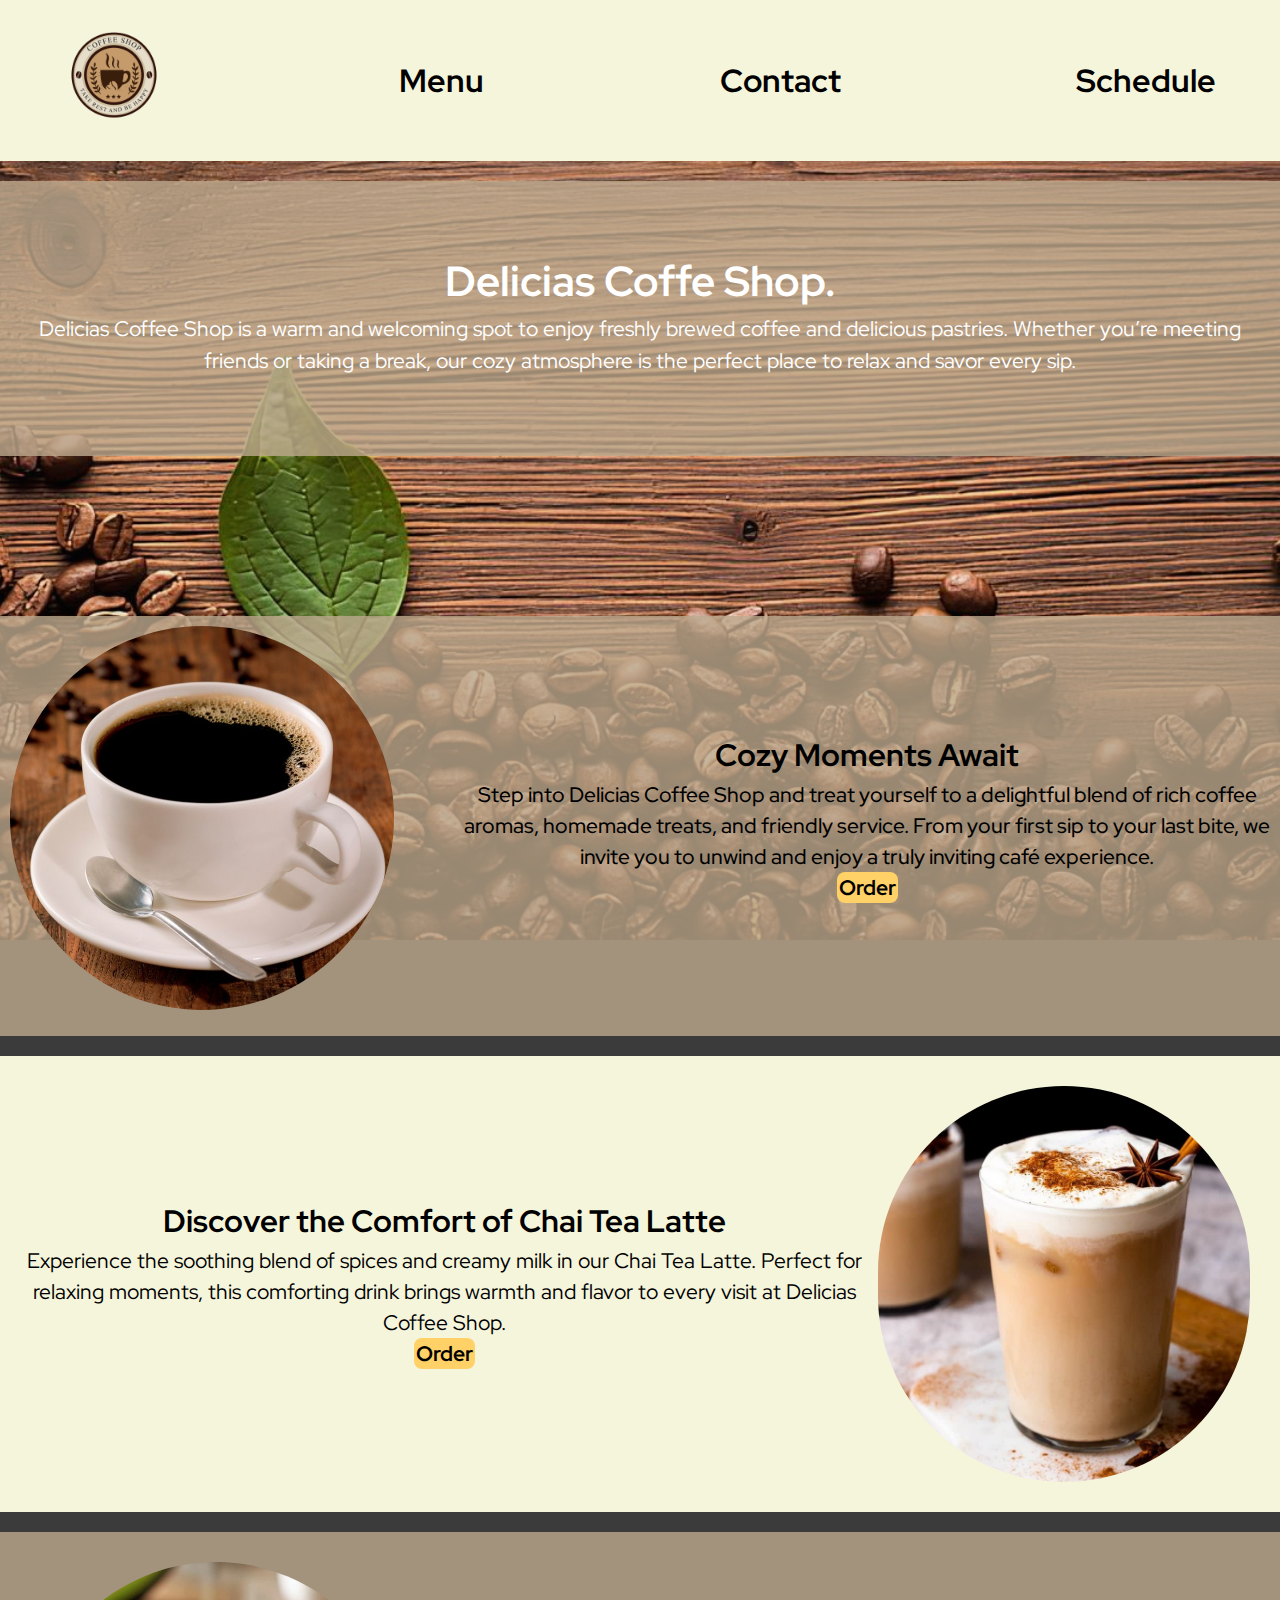
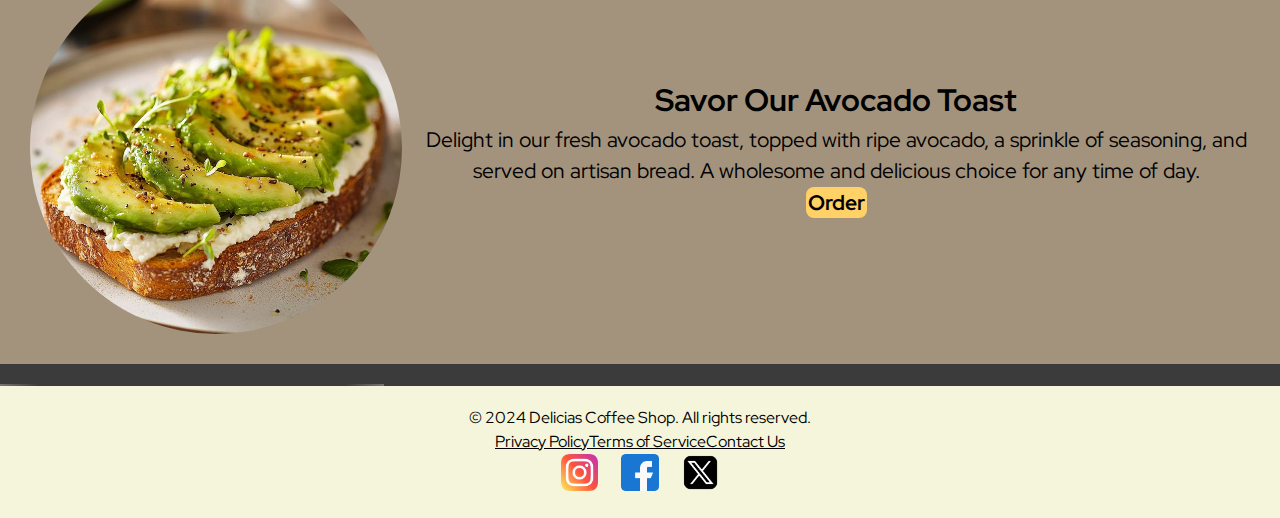
<file: index.html>
<!DOCTYPE html>
<html lang="en">
<head>
    <meta charset="UTF-8">
    <meta name="viewport" content="width=device-width, initial-scale=1.0">
    <link rel="stylesheet" href="CSS/main.css">
    <link rel="icon" href="CSS/logo.png" type="image/x-icon">
    <title>Delicias Coffe Shop</title>
    <link rel="preconnect" href="https://fonts.googleapis.com">
    <link rel="preconnect" href="https://fonts.gstatic.com" crossorigin>
    <link href="https://fonts.googleapis.com/css2?family=Cormorant+Garamond:ital,wght@1,300&family=Montserrat+Underline:ital,wght@0,100..900;1,100..900&family=Pixelify+Sans:wght@400..700&family=Playwrite+FR+Moderne+Guides&family=Red+Hat+Display:wght@300&display=swap" rel="stylesheet">
</head>
<body>

        <header>
        <nav class="navbar">
            <ul class="nav-list">
            <li class="nav-item logo-item">
                <a href="#"><img class="logo" src="CSS/logo.png" alt="logo"></a>
            </li>
            <li class="nav-item"><a href="menu.html">Menu</a></li>
            <li class="nav-item"><a href="contact.html">Contact</a></li>
            <li class="nav-item"><a href="schedule.html">Schedule</a></li>
            </ul>
         </nav>
        </header>

    <section>
        <div class="top-container">
            <h1>Delicias Coffe Shop.</h1>
            <p>Delicias Coffee Shop is a warm and welcoming spot to enjoy freshly brewed coffee and delicious pastries. Whether you’re meeting friends or taking a break, our cozy atmosphere is the perfect place to relax and savor every sip.</p>
        </div>
    </section>

    <section>
        <div class="middle-container">
            <img src="menu-images/coffes/Americano.jpg" alt="Americano">
            <div class="middle-content">
                <h2>Cozy Moments Await</h2>
                <p>Step into Delicias Coffee Shop and treat yourself to a delightful blend of rich coffee aromas, homemade treats, and friendly service. From your first sip to your last bite, we invite you to unwind and enjoy a truly inviting café experience.</p>
                <a href="" class="btn">Order</a>
            </div>
        </div>
    </section>


    <section>
        <div class="bottom-container">
            <div class="bottom-content">  
            <h2>Discover the Comfort of Chai Tea Latte</h2>
            <p>Experience the soothing blend of spices and creamy milk in our Chai Tea Latte. Perfect for relaxing moments, this comforting drink brings warmth and flavor to every visit at Delicias Coffee Shop.</p>
            <a href="" class="btn">Order</a>
            </div>
            <img src="menu-images/drinks/chai-tea-latte.jpg" alt="Chai Latte"> 
        </div>
    </section>

     <section>
        <div class="last-container">
            <img src="menu-images/pastries/avocado-toast.jpg" alt="Avocado Toast">
            <div class="last-content">
                <h2>Savor Our Avocado Toast</h2>
                <p>Delight in our fresh avocado toast, topped with ripe avocado, a sprinkle of seasoning, and served on artisan bread. A wholesome and delicious choice for any time of day.</p>
                <a href="" class="btn">Order</a>
            </div>
        </div>
    </section>

    <hr>
    <footer>
        <div class="footer-content">
            <p>&copy; 2024 Delicias Coffee Shop. All rights reserved.</p>
            <ul class="footer-links">
                <li><a href="privacy.html">Privacy Policy</a></li>
                <li><a href="terms.html">Terms of Service</a></li>
                <li><a href="contact.html">Contact Us</a></li>
            </ul>
            <div class="social-media">
                <a href="#" aria-label="Instagram"><img src="social-media-icons/instagram.png" alt="Instagram"></a>
                <a href="#" aria-label="Facebook"><img src="social-media-icons/facebook.png" alt="Facebook"></a>
                <a href="#" aria-label="Twitter"><img src="social-media-icons/twitter.png" alt="Twitter"></a>
            </div>
        </div>

    </footer>

</body>
</html>
</file>
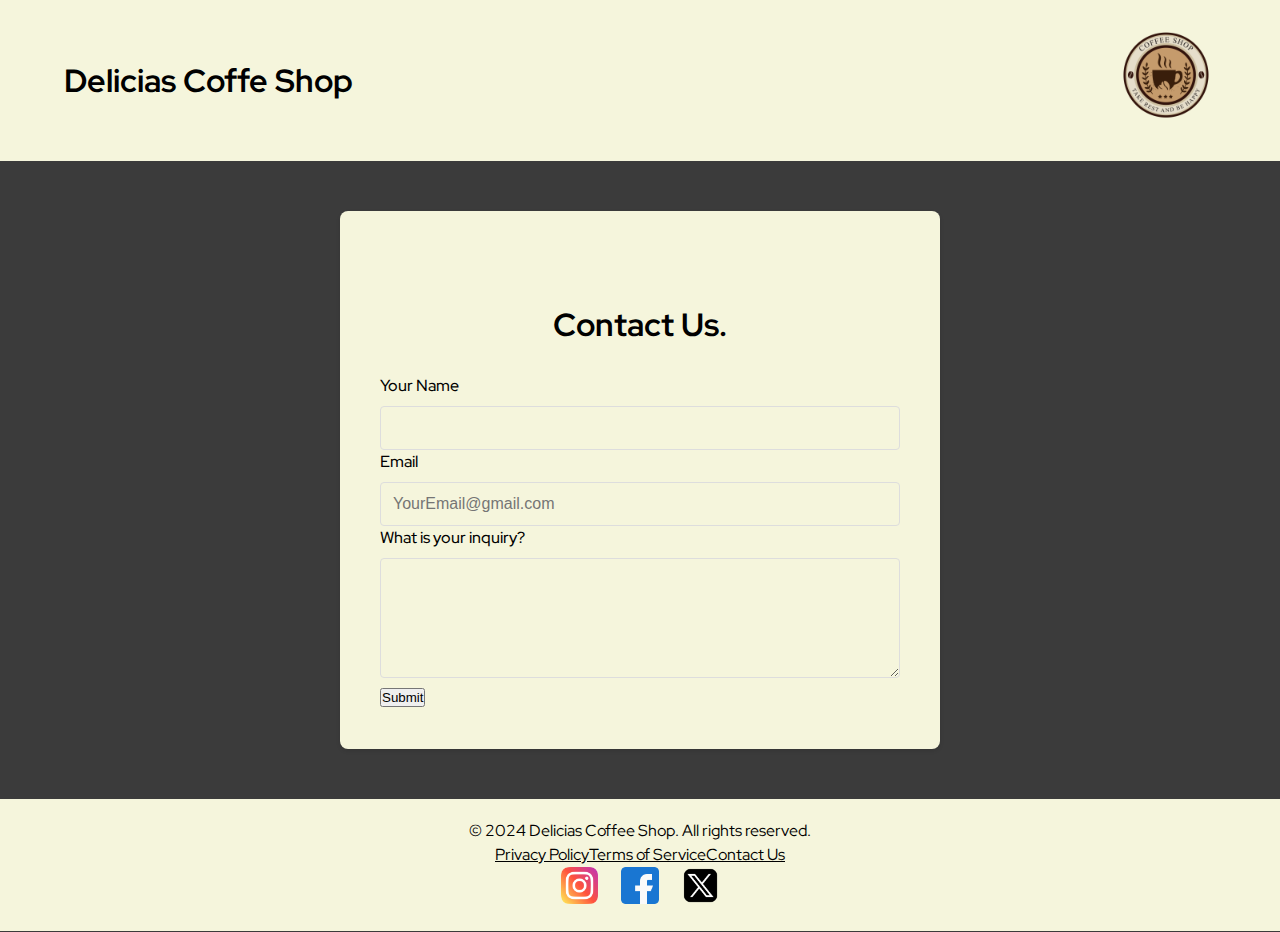
<file: contact.html>
<!DOCTYPE html>
<html lang="en">
<head>
    <meta charset="UTF-8">
    <meta name="viewport" content="width=device-width, initial-scale=1.0">
    <link rel="stylesheet" href="CSS/main.css">
    <link rel="icon" href="CSS/logo.png" type="image/x-icon">
    <title>Delicias Coffe Shop</title>
    <link rel="preconnect" href="https://fonts.googleapis.com">
    <link rel="preconnect" href="https://fonts.gstatic.com" crossorigin>
    <link href="https://fonts.googleapis.com/css2?family=Cormorant+Garamond:ital,wght@1,300&family=Montserrat+Underline:ital,wght@0,100..900;1,100..900&family=Pixelify+Sans:wght@400..700&family=Playwrite+FR+Moderne+Guides&family=Red+Hat+Display:wght@300&display=swap" rel="stylesheet">
</head>
<body>

   <header>
        <nav class="navbar">
            <ul class="nav-list">
                <li class="nav-item"><a href="index.html">Delicias Coffe Shop</a></li>
            <li class="nav-item logo-item">
                <a href="index.html"><img class="logo" src="CSS/logo.png" alt="logo"></a>
            </li>
            </ul>
         </nav>
        </header>
    <main class="contact-container">
        <h1>Contact Us. </h1>
        <form action="/http://httpbin.org/get" method="get">
            <fieldset>
                
                <label for="name">Your Name</label>
                <input type="text" id="name" name="name" required>
                
                <label for="email">Email</label>
                <input type="email" id="email" name="email" placeholder="YourEmail@gmail.com" required>
                
                <label for="order">What is your inquiry?</label>
                <textarea id="order" name="order" rows="5" required></textarea>
                
                <button type="submit">Submit</button>

            </fieldset>
        </form>
    </main>

    <footer>
        <div class="footer-content">
            <p>&copy; 2024 Delicias Coffee Shop. All rights reserved.</p>
            <ul class="footer-links">
                <li><a href="privacy.html">Privacy Policy</a></li>
                <li><a href="terms.html">Terms of Service</a></li>
                <li><a href="contact.html">Contact Us</a></li>
            </ul>
            <div class="social-media">
                <a href="#" aria-label="Instagram"><img src="social-media-icons/instagram.png" alt="Instagram"></a>
                <a href="#" aria-label="Facebook"><img src="social-media-icons/facebook.png" alt="Facebook"></a>
                <a href="#" aria-label="Twitter"><img src="social-media-icons/twitter.png" alt="Twitter"></a>
            </div>
        </div>

    </footer>        
</body>
</html>
</file>
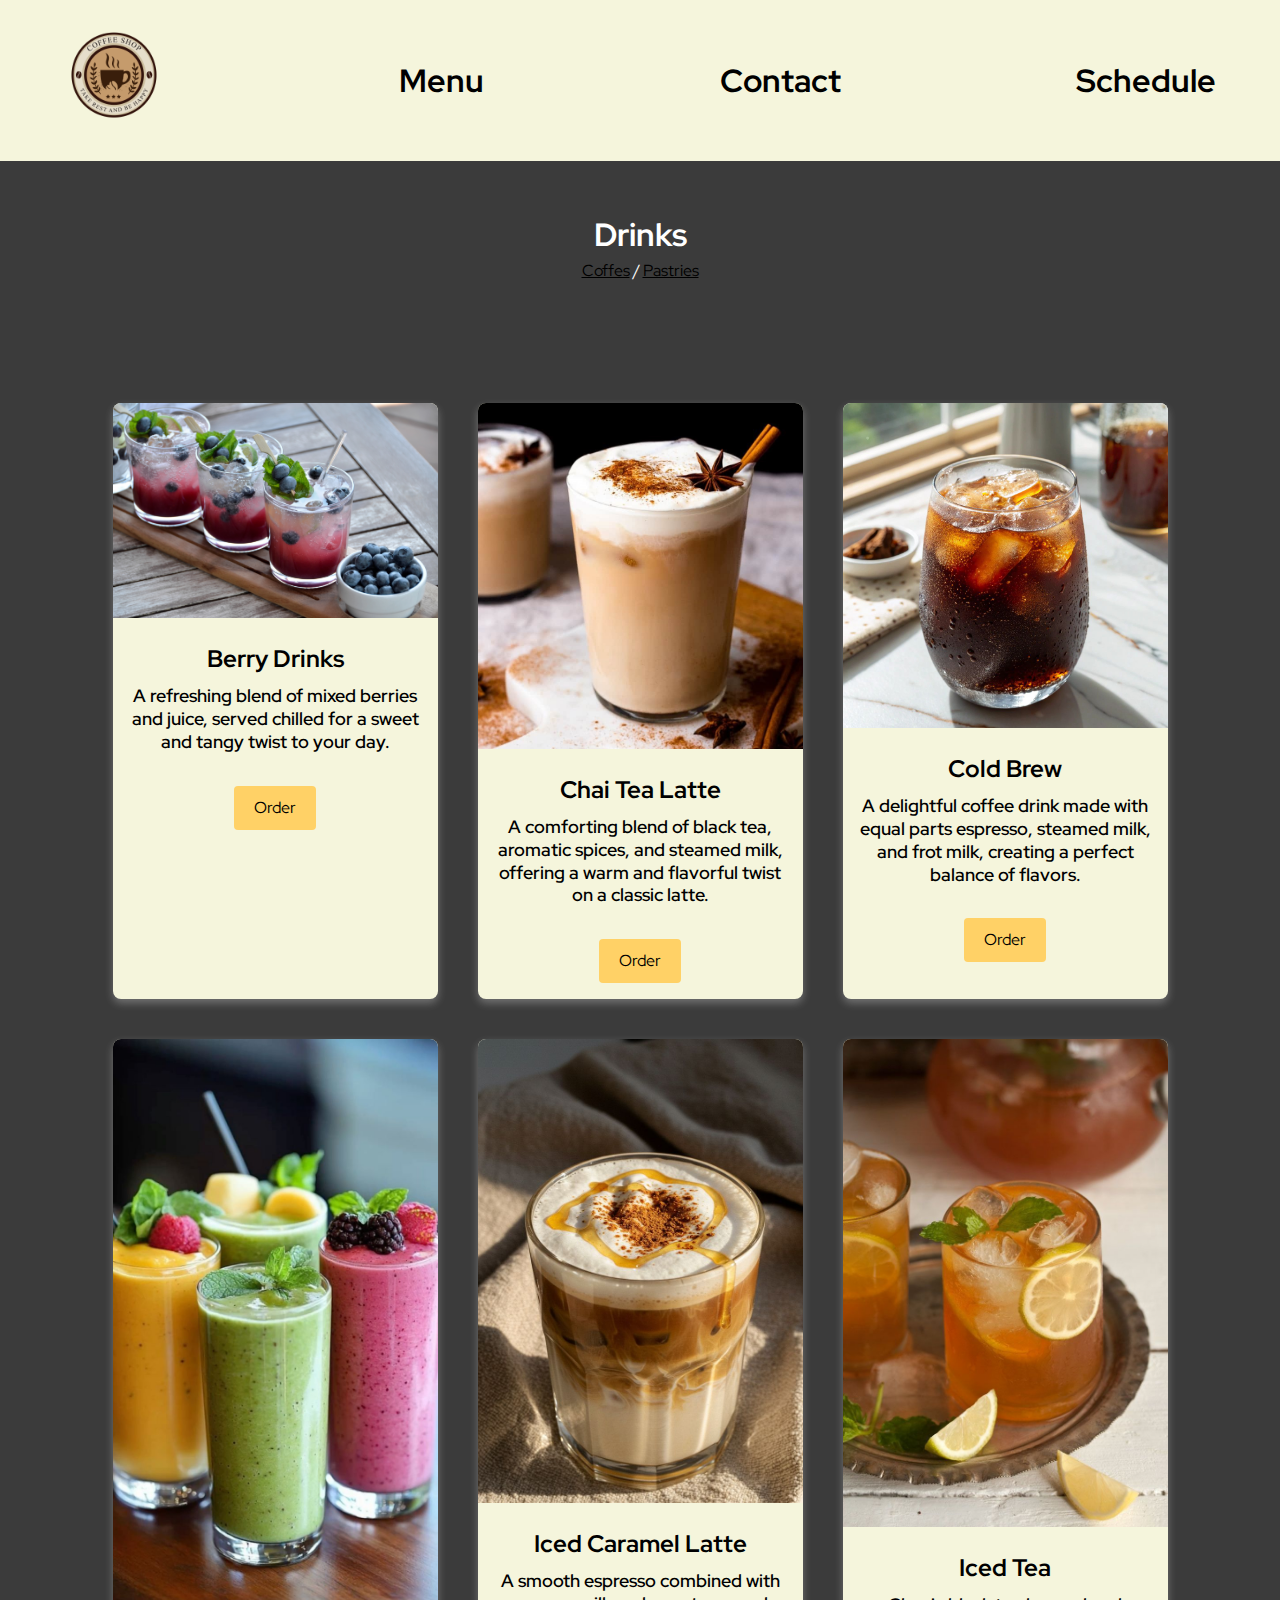
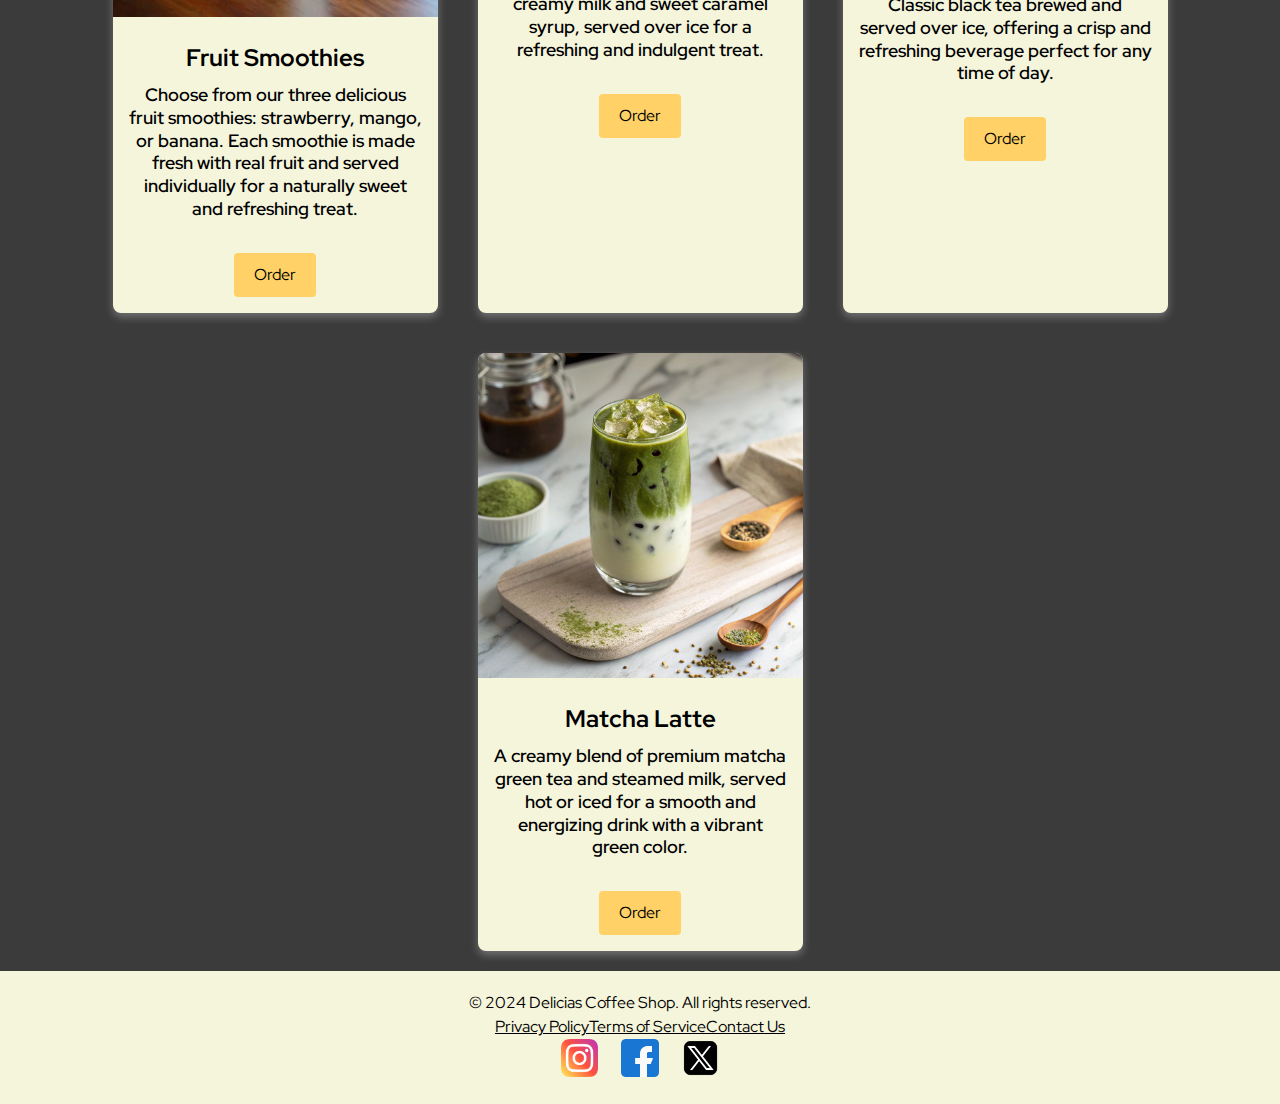
<file: drinks.html>
<!DOCTYPE html>
<html lang="en">
<head>
    <meta charset="UTF-8">
    <meta name="viewport" content="width=device-width, initial-scale=1.0">
    <link rel="stylesheet" href="CSS/main.css">
    <link rel="icon" href="CSS/logo.png" type="image/x-icon">
    <title>Delicias Coffe Shop</title>
    <link rel="preconnect" href="https://fonts.googleapis.com">
    <link rel="preconnect" href="https://fonts.gstatic.com" crossorigin>
    <link href="https://fonts.googleapis.com/css2?family=Cormorant+Garamond:ital,wght@1,300&family=Montserrat+Underline:ital,wght@0,100..900;1,100..900&family=Pixelify+Sans:wght@400..700&family=Playwrite+FR+Moderne+Guides&family=Red+Hat+Display:wght@300&display=swap" rel="stylesheet">
</head>
<body>
  
   <header>
        <nav class="navbar">
            <ul class="nav-list">
            <li class="nav-item logo-item">
                <a href="index.html"><img class="logo" src="CSS/logo.png" alt="logo"></a>
            </li>
            <li class="nav-item"><a href="menu.html">Menu</a></li>
            <li class="nav-item"><a href="contact.html">Contact</a></li>
            <li class="nav-item"><a href="schedule.html">Schedule</a></li>
            </ul>
         </nav>
        </header>

    <h1>Drinks</h1>
    <p> <a href="menu.html">Coffes</a> / <a href="pastries.html">Pastries</a> </p>

   
    <div class="coffes-container">
        <div class="coffes-card">
            <img src="menu-images/drinks/berry-drink.jpg" alt="Berry-Drinks">
            <div class="item-name">
                <h3>Berry Drinks</h3>
                <p>A refreshing blend of mixed berries and juice, served chilled for a sweet and tangy twist to your day.</p>
                <a href="" class="btn">Order</a>
            </div>
        </div>
    
    
        <div class="coffes-card">
            <img src="menu-images/drinks/chai-tea-latte.jpg" alt="Chai Tea Latte">
            <div class="item-name">
                <h3>Chai Tea Latte</h3>
                <p>A comforting blend of black tea, aromatic spices, and steamed milk, offering a warm and flavorful twist on a classic latte.</p>
                <a href="" class="btn">Order</a>
            </div>
        </div>

        <div class="coffes-card">
                <img src="menu-images/drinks/cold-brew.jpg" alt="Cold Brew">
            <div class="item-name"> 
                <h3>Cold Brew</h3>
                <p>A delightful coffee drink made with equal parts espresso, steamed milk, and frot milk, creating a perfect balance of flavors.</p>
                <a href="" class="btn">Order</a>
            </div>
        </div>

        <div class="coffes-card">
            <img src="menu-images/drinks/fruit-smoothie.jpg" alt="Fruit Smoothie">
            <div class="item-name">
                <h3>Fruit Smoothies</h3>
                <p>Choose from our three delicious fruit smoothies: strawberry, mango, or banana. Each smoothie is made fresh with real fruit and served individually for a naturally sweet and refreshing treat.</p>
                <a href="" class="btn">Order</a>
            </div>
        </div>
          <div class="coffes-card">
            <img src="menu-images/drinks/iced-caramel-latte.jpg" alt="Iced Caramel Latte">
            <div class="item-name">
                <h3>Iced Caramel Latte</h3>
                <p>A smooth espresso combined with creamy milk and sweet caramel syrup, served over ice for a refreshing and indulgent treat.</p>
                <a href="" class="btn">Order</a>
            </div>
        </div>

          <div class="coffes-card">
            <img src="menu-images/drinks/iced-tea.jpg" alt="Iced Tea">
            <div class="item-name">
                <h3>Iced Tea</h3>
                <p>Classic black tea brewed and served over ice, offering a crisp and refreshing beverage perfect for any time of day.</p>
                <a href="" class="btn">Order</a>
            </div>
        </div>

        <div class="coffes-card">
            <img src="menu-images/drinks/matcha latte.jpg" alt="Matcha Latte">
            <div class="item-name">
                <h3>Matcha Latte</h3>
                <p>A creamy blend of premium matcha green tea and steamed milk, served hot or iced for a smooth and energizing drink with a vibrant green color.</p>
                <a href="" class="btn">Order</a>
            </div>   
        </div>   

        <footer>
        <div class="footer-content">
            <p>&copy; 2024 Delicias Coffee Shop. All rights reserved.</p>
            <ul class="footer-links">
                <li><a href="privacy.html">Privacy Policy</a></li>
                <li><a href="terms.html">Terms of Service</a></li>
                <li><a href="contact.html">Contact Us</a></li>
            </ul>
            <div class="social-media">
                <a href="#" aria-label="Instagram"><img src="social-media-icons/instagram.png" alt="Instagram"></a>
                <a href="#" aria-label="Facebook"><img src="social-media-icons/facebook.png" alt="Facebook"></a>
                <a href="#" aria-label="Twitter"><img src="social-media-icons/twitter.png" alt="Twitter"></a>
            </div>
        </div>

    </footer>

</body>
</html>
</file>
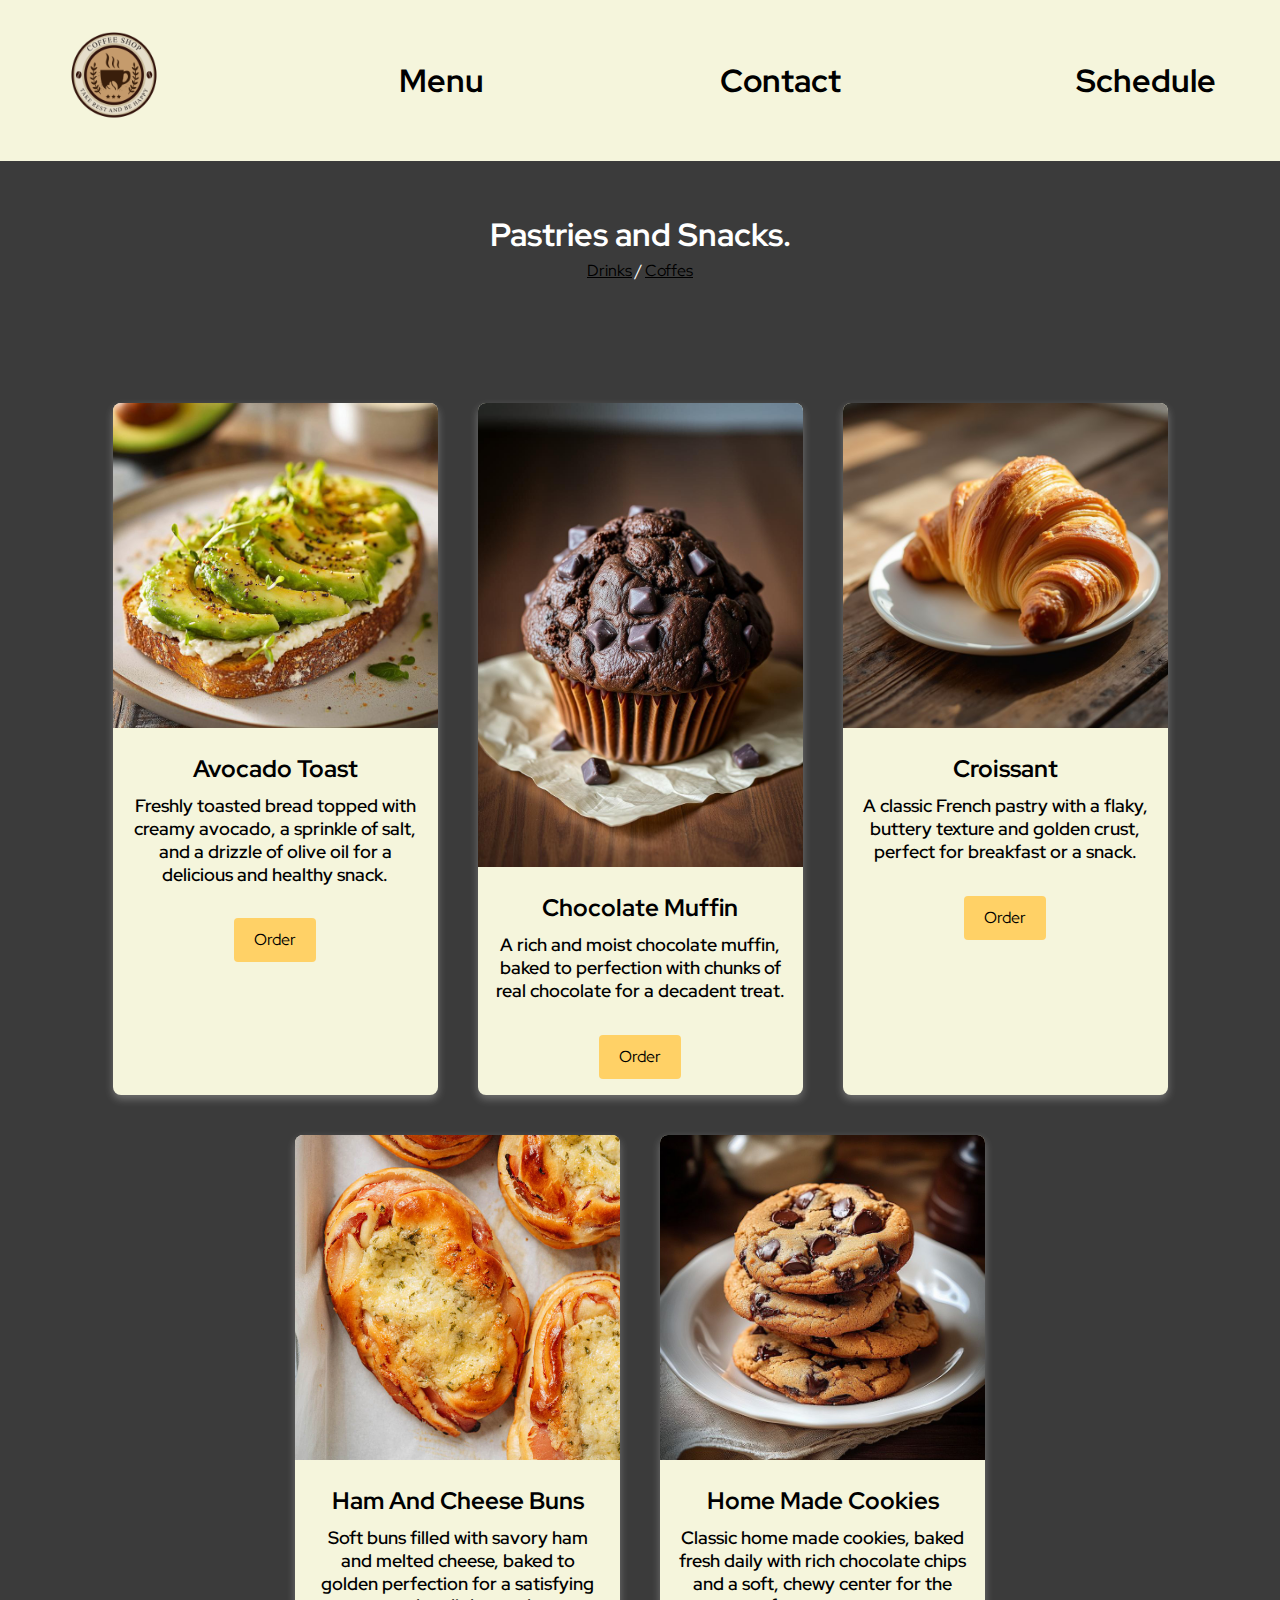
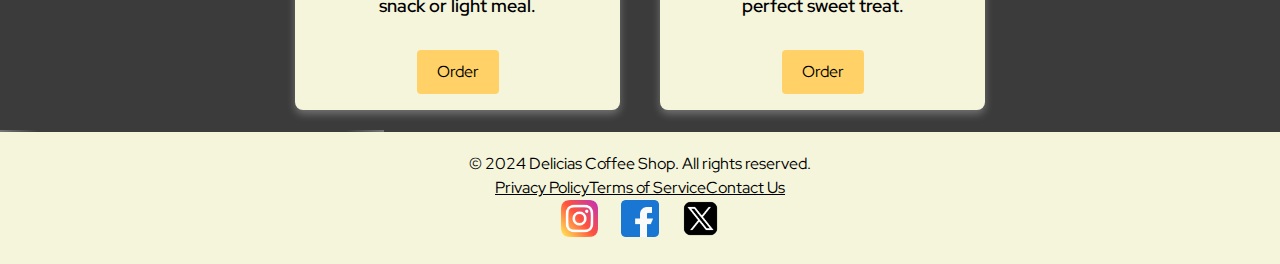
<file: pastries.html>
<!DOCTYPE html>
<html lang="en">
<head>
    <meta charset="UTF-8">
    <meta name="viewport" content="width=device-width, initial-scale=1.0">
    <link rel="stylesheet" href="CSS/main.css">
    <link rel="icon" href="CSS/logo.png" type="image/x-icon">
    <title>Delicias Coffe Shop</title>
    <link rel="preconnect" href="https://fonts.googleapis.com">
    <link rel="preconnect" href="https://fonts.gstatic.com" crossorigin>
    <link href="https://fonts.googleapis.com/css2?family=Cormorant+Garamond:ital,wght@1,300&family=Montserrat+Underline:ital,wght@0,100..900;1,100..900&family=Pixelify+Sans:wght@400..700&family=Playwrite+FR+Moderne+Guides&family=Red+Hat+Display:wght@300&display=swap" rel="stylesheet">
</head>
<body>
      <header>
        <nav class="navbar">
            <ul class="nav-list">
            <li class="nav-item logo-item">
                <a href="index.html"><img class="logo" src="CSS/logo.png" alt="logo"></a>
            </li>
            <li class="nav-item"><a href="menu.html">Menu</a></li>
            <li class="nav-item"><a href="contact.html">Contact</a></li>
            <li class="nav-item"><a href="schedule.html">Schedule</a></li>
            </ul>
         </nav>
        </header>
    </header>
    <h1>Pastries and Snacks.</h1>
    <p> <a class="menu-links" href="drinks.html">Drinks</a> / <a class="menu-links" href="menu.html">Coffes</a> </p>

     <div class="coffes-container">
        <div class="coffes-card">
            <img src="menu-images/pastries/avocado-toast.jpg" alt="Avocado Toast">
            <div class="item-name">
                <h3>Avocado Toast</h3>
                <p>Freshly toasted bread topped with creamy avocado, a sprinkle of salt, and a drizzle of olive oil for a delicious and healthy snack.</p>
                <a href="" class="btn">Order</a>
            </div>
        </div>

        <div class="coffes-card">
            <img src="menu-images/pastries/chocolate-muffin.jpg" alt="Chocolate Muffin">
            <div class="item-name">
                <h3>Chocolate Muffin</h3>
                <p>A rich and moist chocolate muffin, baked to perfection with chunks of real chocolate for a decadent treat.</p>
                <a href="" class="btn">Order</a>
            </div>
        </div>

        <div class="coffes-card">
                <img src="menu-images/pastries/croissant.jpg" alt="Croissant">

            <div class="item-name"> 
                <h3>Croissant</h3>
                <p>A classic French pastry with a flaky, buttery texture and golden crust, perfect for breakfast or a snack.</p>
                <a href="" class="btn">Order</a>
            </div>
        </div>

        <div class="coffes-card">
            <img src="menu-images/pastries/ham-and-cheese-buns.jpg" alt="Ham And Cheese Buns">
            <div class="item-name">
                <h3>Ham And Cheese Buns</h3>
                <p>Soft buns filled with savory ham and melted cheese, baked to golden perfection for a satisfying snack or light meal.</p>
                <a href="" class="btn">Order</a>
            </div>
        </div>
          <div class="coffes-card">
            <img src="menu-images/pastries/homemade-cookies.jpg" alt="Home Made Cookies">
            <div class="item-name">
                <h3>Home Made Cookies</h3>
                <p>Classic home made cookies, baked fresh daily with rich chocolate chips and a soft, chewy center for the perfect sweet treat.</p>
                <a href="" class="btn">Order</a>
            </div>
        </div>
    </div>    
    <hr>
    <footer>
        <div class="footer-content">
            <p>&copy; 2024 Delicias Coffee Shop. All rights reserved.</p>
            <ul class="footer-links">
                <li><a href="privacy.html">Privacy Policy</a></li>
                <li><a href="terms.html">Terms of Service</a></li>
                <li><a href="contact.html">Contact Us</a></li>
            </ul>
            <div class="social-media">
                <a href="#" aria-label="Instagram"><img src="social-media-icons/instagram.png" alt="Instagram"></a>
                <a href="#" aria-label="Facebook"><img src="social-media-icons/facebook.png" alt="Facebook"></a>
                <a href="#" aria-label="Twitter"><img src="social-media-icons/twitter.png" alt="Twitter"></a>
            </div>
        </div>

    </footer>

</body>

</html>
</file>
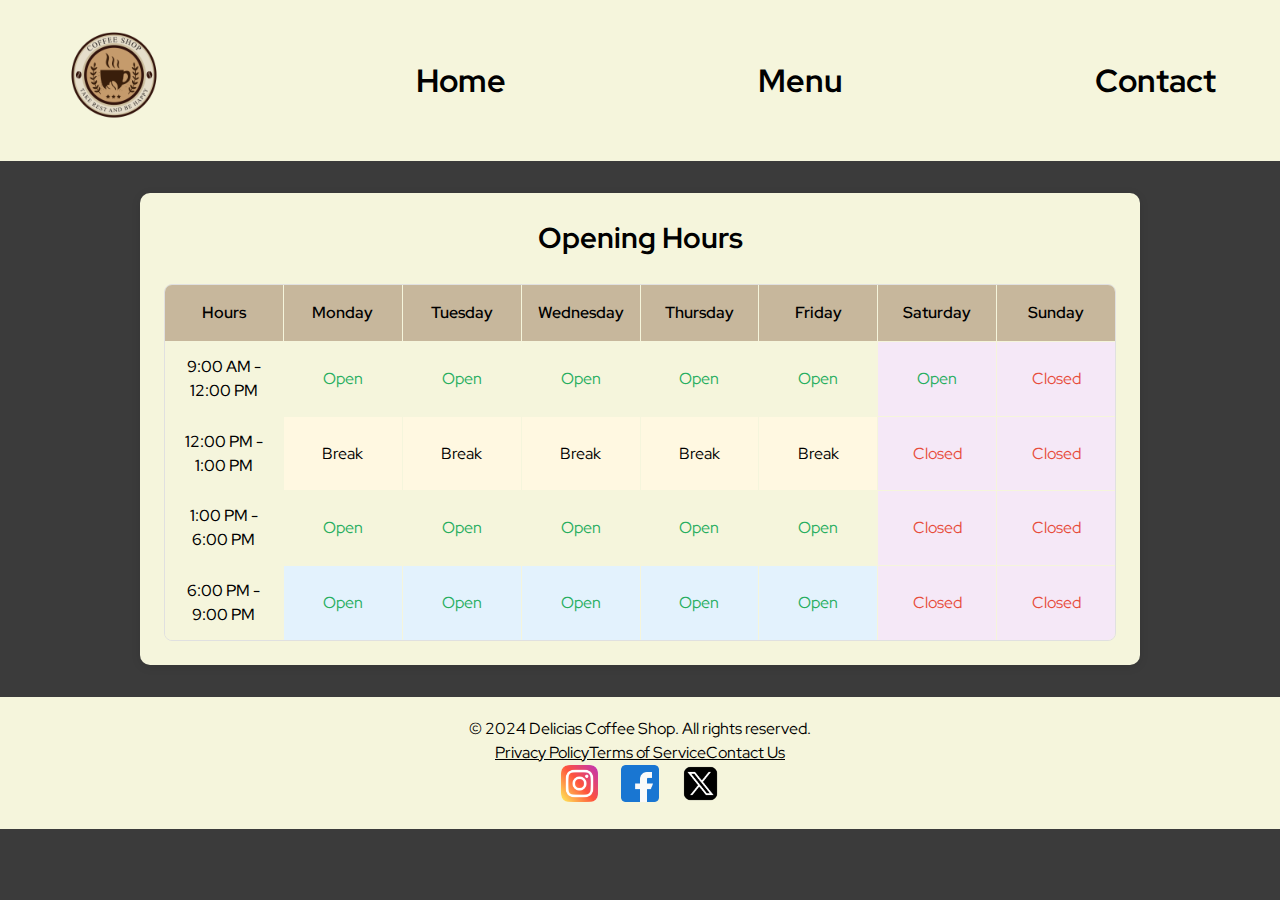
<file: schedule.html>
<!DOCTYPE html>
<html lang="en">
<head>
    <meta charset="UTF-8">
    <meta name="viewport" content="width=device-width, initial-scale=1.0">
    <link rel="stylesheet" href="CSS/main.css">
    <link rel="icon" href="CSS/logo.png" type="image/x-icon">
    <title>Delicias Coffe Shop</title>
    <link rel="preconnect" href="https://fonts.googleapis.com">
    <link rel="preconnect" href="https://fonts.gstatic.com" crossorigin>
    <link href="https://fonts.googleapis.com/css2?family=Cormorant+Garamond:ital,wght@1,300&family=Montserrat+Underline:ital,wght@0,100..900;1,100..900&family=Pixelify+Sans:wght@400..700&family=Playwrite+FR+Moderne+Guides&family=Red+Hat+Display:wght@300&display=swap" rel="stylesheet">
</head>
<body>
   <header>
        <nav class="navbar">
            <ul class="nav-list">
            <li class="nav-item logo-item">
                <a href="index.html"><img class="logo" src="CSS/logo.png" alt="logo"></a>
            </li>
            <li class="nav-item"><a href="index.html">Home</a></li>
            <li class="nav-item"><a href="menu.html">Menu</a></li>
            <li class="nav-item"><a href="contact.html">Contact</a></li>
            </ul>
         </nav>
        </header>
          <section class="schedule-container" aria-labelledby="schedule-heading">
    <h2 id="schedule-heading" class="schedule-title">Opening Hours</h2>
    
    <div class="schedule-grid" role="table" aria-label="Business opening hours">
       
        <div class="schedule-row header-row" role="row">
            <div class="time-header" role="columnheader">Hours</div>
            <div class="day-header" role="columnheader">Monday</div>
            <div class="day-header" role="columnheader">Tuesday</div>
            <div class="day-header" role="columnheader">Wednesday</div>
            <div class="day-header" role="columnheader">Thursday</div>
            <div class="day-header" role="columnheader">Friday</div>
            <div class="day-header weekend" role="columnheader">Saturday</div>
            <div class="day-header weekend" role="columnheader">Sunday</div>
        </div>
        
       
        <div class="schedule-row" role="row">
            <div class="time-slot" role="cell">9:00 AM - 12:00 PM</div>
            <div class="day-slot open" role="cell">Open</div>
            <div class="day-slot open" role="cell">Open</div>
            <div class="day-slot open" role="cell">Open</div>
            <div class="day-slot open" role="cell">Open</div>
            <div class="day-slot open" role="cell">Open</div>
            <div class="day-slot open weekend" role="cell">Open</div>
            <div class="day-slot closed weekend" role="cell">Closed</div>
        </div>
        
        <div class="schedule-row" role="row">
            <div class="time-slot" role="cell">12:00 PM - 1:00 PM</div>
            <div class="day-slot break" role="cell">Break</div>
            <div class="day-slot break" role="cell">Break</div>
            <div class="day-slot break" role="cell">Break</div>
            <div class="day-slot break" role="cell">Break</div>
            <div class="day-slot break" role="cell">Break</div>
            <div class="day-slot closed weekend" role="cell">Closed</div>
            <div class="day-slot closed weekend" role="cell">Closed</div>
        </div>
        
        <div class="schedule-row" role="row">
            <div class="time-slot" role="cell">1:00 PM - 6:00 PM</div>
            <div class="day-slot open" role="cell">Open</div>
            <div class="day-slot open" role="cell">Open</div>
            <div class="day-slot open" role="cell">Open</div>
            <div class="day-slot open" role="cell">Open</div>
            <div class="day-slot open" role="cell">Open</div>
            <div class="day-slot closed weekend" role="cell">Closed</div>
            <div class="day-slot closed weekend" role="cell">Closed</div>
        </div>
        
        <div class="schedule-row" role="row">
            <div class="time-slot" role="cell">6:00 PM - 9:00 PM</div>
            <div class="day-slot open evening" role="cell">Open</div>
            <div class="day-slot open evening" role="cell">Open</div>
            <div class="day-slot open evening" role="cell">Open</div>
            <div class="day-slot open evening" role="cell">Open</div>
            <div class="day-slot open evening" role="cell">Open</div>
            <div class="day-slot closed weekend" role="cell">Closed</div>
            <div class="day-slot closed weekend" role="cell">Closed</div>
        </div>
    </div>
</section>

    <footer>
        <div class="footer-content">
            <p>&copy; 2024 Delicias Coffee Shop. All rights reserved.</p>
            <ul class="footer-links">
                <li><a href="privacy.html">Privacy Policy</a></li>
                <li><a href="terms.html">Terms of Service</a></li>
                <li><a href="contact.html">Contact Us</a></li>
            </ul>
            <div class="social-media">
                <a href="#" aria-label="Instagram"><img src="social-media-icons/instagram.png" alt="Instagram"></a>
                <a href="#" aria-label="Facebook"><img src="social-media-icons/facebook.png" alt="Facebook"></a>
                <a href="#" aria-label="Twitter"><img src="social-media-icons/twitter.png" alt="Twitter"></a>
            </div>
        </div>

    </footer>        
</body>
</html>
</file>
<file: CSS/main.css>
html{
    scroll-behavior: smooth;
}

*{
    margin: 0;
    padding: 0;
    box-sizing: border-box;
}

:root {
    --primary-color: #3b3b3b;
    --secondary-color: #f5e17383;
    --secondary-background-color: #bca88dce;
    --navbar-color: #f5f5dc;
    --text-color: rgb(255, 255, 255);
    --secondary-text-color: black;
    --link-color: white;
    --button-color: #FFD166;
}

body{
    background-color: var(--primary-color);
    color: var(--text-color);
    font-family: "Red Hat Display";
    line-height: 1.5;
}

h1{
    margin-top: 50px;
    text-align: center;
}

p{
    text-align: center;

}

hr{
    height: 2px;
    border: none;
    opacity:30%;
    width: 30%;
    background: linear-gradient(
        
    to right,
    white 0%,
    #3b3b3b 10%,
    #3b3b3b 90%,
    white 100%
  );
}


a{
    color: var(--secondary-text-color);
}

a :visited{ 
    color: var(--secondary-text-color);
}


a:hover :active{  
    color: var(--secondary-text-color);
}

.navbar {
  width: 100%;
  background: var(--navbar-color);
  position: relative;
  padding: 0;
}

.nav-list {
  list-style: none;
  display: flex;
  align-items: center;  
  justify-content: space-between;
  flex-wrap: wrap;
  padding: 1rem 2rem;
}

.nav-item {
  margin: 0 1rem;
  white-space: nowrap;
}

.logo {
  width: 100px;
  height: auto;
}

.nav-item a {
  text-decoration: none;
  font-size: 2rem;
  font-weight: bold;
  color: var(--secondary-text-color);
  display: inline-block;
  padding: 0.5rem 1rem;
}

@media (max-width: 600px) {
  .nav-list {
    flex-direction: column;
    align-items: flex-start;
  }
  .nav-item {
    margin: 0.5rem 0;
  }
}


.top-container{
    display: flex;
    flex-direction: column;
    align-items: center;
    justify-content: center;
    font-size: 1.3rem;
    background-color: var(--secondary-background-color);
    padding: 20px;
    padding-bottom: 80px;
    margin-top: 20px;
}


.middle-container ::before{
    content: "";
    position: absolute;
    top: -40px;
    left: 0;
    right: 0;
    height: calc(100% + 80px);
    background: url('coffe-background.jpg') center/cover;
    z-index: -1;
    opacity: 0.5;
}

@media (max-width: 768px) {
    .middle-container {
        margin: 40px 0;
        height: auto;
    }
    .middle-container::before {
        top: -20px;
        left:10px;
        right: 10px;
        height: calc(100% + 40px);
    }
}


.middle-container{
    display: flex;
    align-items: center;
    background-color:var(--secondary-background-color);
    color: var(--secondary-text-color);
    gap: 50px;
    flex-direction: row;
    text-align: center;
    margin-top: 10rem;
    padding-bottom: 1rem;
    text-decoration: none;
}

.middle-container img{
    max-width: 30%;
    height: 30%;
    margin: 10px;
    border-radius: 300px;
}

.middle-container .btn{
    color: var(--secondary-text-color);
    text-decoration: none;
    background-color: var(--button-color);
    border-radius: 8px;
    padding: 2px;
    font-weight: bold;
}

.middle-content{
    max-width: 100%;
    padding: 0;
    font-weight: 500;
    font-size: 1.3rem;
}



.bottom-container{
    display: flex;
    flex-direction: row;
    align-items: center;
    text-align: center;
    justify-content: center;
    font-size: 1.3rem;
    color: var(--secondary-text-color);
    background-color: var(--navbar-color);
    padding: 20px;
    margin-top: 20px;
}

.bottom-container img{
    max-width: 30%;
    height: 30%;
    margin: 10px;
    border-radius: 1000px;
}

.bottom-container .btn{
    color: var(--secondary-text-color);
    text-decoration: none;
    background-color: var(--button-color);
    border-radius: 8px;
    padding: 2px;
    font-weight: bold;
}

.last-container{
    display: flex;
    flex-direction: row;
    align-items: center;
    text-align: center;
    justify-content: center;
    font-size: 1.3rem;
    color: var(--secondary-text-color);
    background-color: var(--secondary-background-color);
    padding: 20px;
    margin-top: 20px;
    margin-bottom: 20px;
}

.last-container img{
    max-width: 30%;
    height: 30%;
    margin: 10px;
    border-radius: 1000px;
}

.last-container .btn{
    color: var(--secondary-text-color);
    text-decoration: none;
    background-color: var(--button-color);
    border-radius: 8px;
    padding: 2px;
    font-weight: bold;
}

/* this is the menu css */
/* this is the menu css */
/* this is the menu css */
/* this is the menu css */

.coffes-container {
    display: flex;
    justify-content: center;
    flex-wrap: wrap;
    margin-top: 100px;
}

.coffes-card{
    width: 325px;
    background-color: var(--navbar-color);
    border-radius: 8px;
    overflow: hidden;
    box-shadow: 0px 4px 8px rgba(255, 255, 255, 0.288);
    margin: 20px;
}
.coffes-card img {
    width: 100%;
    height: auto;
    max-width: 100%;
}

.item-name {
    text-align: center;
    padding: 16px;
}

.item-name h3 {
    margin-bottom: 8px;
    font-size: 1.5rem;
    color: var(--secondary-text-color);
}

.item-name p {
    margin-bottom: 16px;
    font-size: 1.1rem;
    color: var(--secondary-text-color);
    font-weight: 600;
    line-height: 1.3;
}

.item-name a.btn {
    display: inline-block;
    padding: 10px 20px;
    background-color: var(--button-color);
    color:var(--secondary-text-color);
    text-decoration: none;
    border-radius: 4px;
    transition: background-color 0.3s ease;
    margin-top: 16px;
}

.item-name a.price{
    color: var(--secondary-text-color);
    pointer-events: none;
    cursor: default;
}


footer {
    background-color: var(--navbar-color);
    color: var(--secondary-text-color);
    text-align: center;
    padding: 20px;
    position: relative;
    bottom: 0;
    width: 100%;
    text-decoration: none;
}
footer ul {
    list-style: none;
    padding: 0;
    margin: 0;
    display: flex;
    justify-content: center;
}

footer img {
    width: 3%;
    height: 3%;
    margin: 0 10px;
}


/* this is the contact section */
/* this is the contact section */
/* this is the contact section */
/* this is the contact section */

.contact-container {
    display:  flex;
    flex-direction: column;
    max-width: 600px;
    width: 90%;
    margin: 30px auto;
    padding: 30px;
    border-radius: 8px;
    background-color: var(--navbar-color);
    color: var(--secondary-text-color);
    box-shadow: 0 2px 4px rgba(0, 0, 0, 0.1);
    gap: 25px;
}


fieldset {
    border: none;
    padding: 0;
    margin: 0;
}

label{
    display: block;
    margin-bottom: 8px;
    font-weight: 500;
    width: 100%; 
  }
input, textarea {
    width: 100%;
    padding: 12px;
    border: 1px solid #ddd;
    border-radius: 4px;
    font-size: 1rem;
    margin: 0; 
    box-sizing: border-box;
    background-color: var(--navbar-color);
}

textarea {
    resize: vertical;
    min-height: 120px;
}

@media (min-width: 768px) {
    .contact-container {
        padding: 40px;
        width: 80%;
    }
}

@media (min-width: 1024px) {
    .contact-container {
        width: 70%;
        margin: 50px auto;
    }
}


/* this is schedule section */
/* this is schedule section */
/* this is schedule section */
/* this is schedule section */


.schedule-container {
    max-width: 1000px;
    margin: 2rem auto;
    padding: 1.5rem;
    background: var(--navbar-color);
    border-radius: 10px;
    box-shadow: 0 2px 10px rgba(0,0,0,0.1);
}

.schedule-title {
    color: var(--secondary-text-color);
    text-align: center;
    margin-bottom: 1.5rem;
    font-size: 1.8rem;
}

.schedule-grid {
    display: grid;
    grid-template-columns: repeat(8, 1fr);
    gap: 1px;
    background: var(--navbar-color);
    border: 1px solid #e0e0e0;
    border-radius: 8px;
    overflow: hidden;
}

.schedule-row {
    display: contents;
}

.header-row > div {
    background: var(--secondary-background-color);
    color: var(--secondary-text-color);
    font-weight: 600;
    padding: 1rem;
    text-align: center;
}

.time-header, .time-slot {
    grid-column: 1;
}

.day-header, .day-slot {
    grid-column: span 1;
}

.time-slot, .day-slot {
    padding: 0.8rem;
    text-align: center;
    background: var(--navbar-color);
    display: flex;
    align-items: center;
    justify-content: center;
}

.time-slot {
    font-weight: 500;
    background: var(--navbar-color);
    color: var(--secondary-text-color);
}

.open {
    color: #27ae60;
}

.closed {
    color: #e74c3c;
    background: var(--secondary-background-color);
}

.break {
    color: var(--secondary-text-color);
    background: #fff8e1;
}

.evening {
    background: #e3f2fd;
}

.weekend {
    background: #f5e8f7;
}


@media (max-width: 768px) {
    .schedule-grid {
        grid-template-columns: 1fr;
        gap: 0;
    }
    
    .schedule-row {
        display: grid;
        grid-template-columns: repeat(2, 1fr);
        margin-bottom: 0.5rem;
    }
    
    .header-row {
        display: none;
    }
    
    .time-slot {
        grid-column: 1;
        font-weight: 600;
        background: #f8f9fa;
    }
    
    .day-slot {
        grid-column: 2;
    }
    
    .day-slot::before {
        content: attr(data-day);
        font-weight: 600;
        margin-right: 0.5rem;
        color: #7f8c8d;
    }
    
 
    .day-slot[role="cell"]:nth-child(2)::before { content: "Mon: "; }
    .day-slot[role="cell"]:nth-child(3)::before { content: "Tue: "; }
    .day-slot[role="cell"]:nth-child(4)::before { content: "Wed: "; }
    .day-slot[role="cell"]:nth-child(5)::before { content: "Thu: "; }
    .day-slot[role="cell"]:nth-child(6)::before { content: "Fri: "; }
    .day-slot[role="cell"]:nth-child(7)::before { content: "Sat: "; }
    .day-slot[role="cell"]:nth-child(8)::before { content: "Sun: "; }

}
</file>
